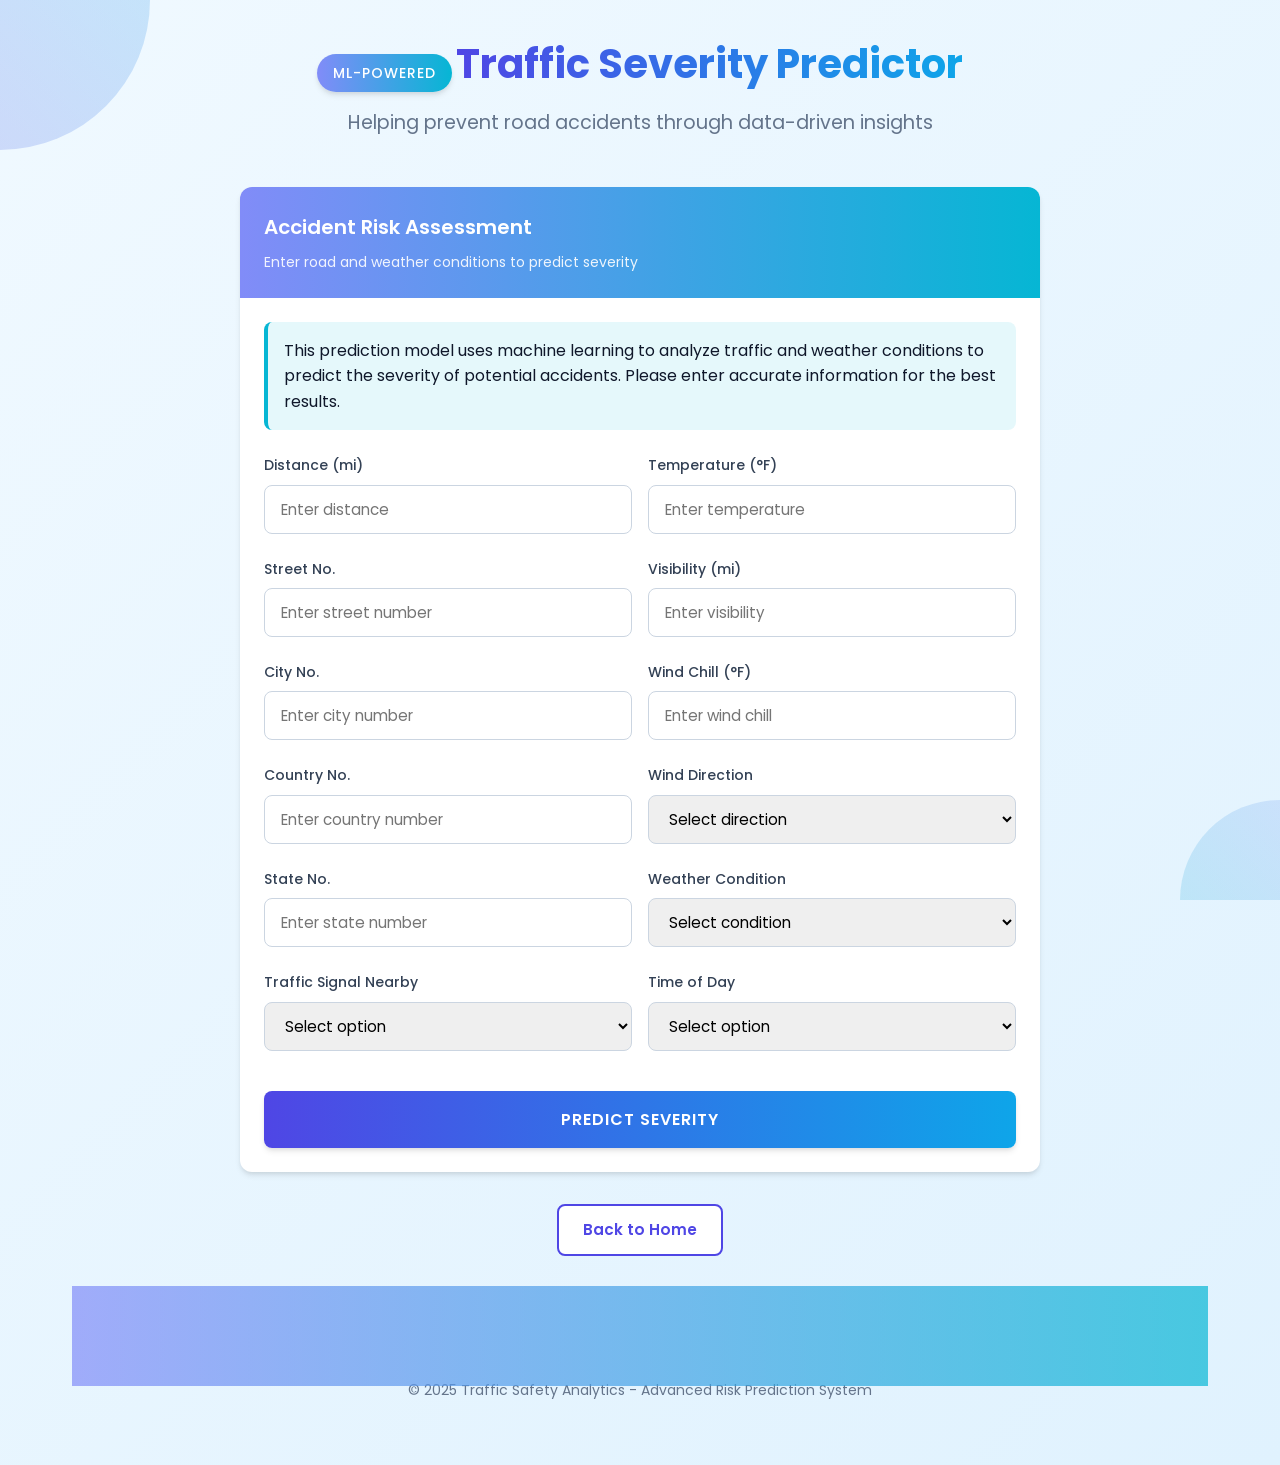
<file: WebApp/templates/index.html>
<!DOCTYPE html>
<html lang="en">
<head>
    <meta charset="UTF-8">
    <meta name="viewport" content="width=device-width, initial-scale=1.0">
    <title>Traffic Severity Prediction</title>
    <link href="https://fonts.googleapis.com/css2?family=Poppins:wght@300;400;500;600;700&display=swap" rel="stylesheet">
    <style>
        :root {
            --primary: #4f46e5;
            --primary-light: #818cf8;
            --primary-dark: #4338ca;
            --secondary: #0ea5e9;
            --accent: #06b6d4;
            --dark: #0f172a;
            --gray-dark: #334155;
            --gray: #64748b;
            --gray-light: #cbd5e1;
            --light: #f8fafc;
            --danger: #ef4444;
            --warning: #f59e0b;
            --success: #10b981;
            --border-radius: 12px;
            --shadow-sm: 0 1px 2px 0 rgba(0, 0, 0, 0.05);
            --shadow: 0 4px 6px -1px rgba(0, 0, 0, 0.1), 0 2px 4px -1px rgba(0, 0, 0, 0.06);
            --shadow-lg: 0 10px 15px -3px rgba(0, 0, 0, 0.1), 0 4px 6px -2px rgba(0, 0, 0, 0.05);
        }
        
        * {
            margin: 0;
            padding: 0;
            box-sizing: border-box;
        }
        
        body {
            font-family: 'Poppins', sans-serif;
            background: linear-gradient(135deg, #f0f9ff 0%, #e0f2fe 100%);
            color: var(--dark);
            line-height: 1.6;
            min-height: 100vh;
        }
        
        .container {
            max-width: 1200px;
            margin: 0 auto;
            padding: 2rem;
        }
        
        header {
            text-align: center;
            margin-bottom: 3rem;
            position: relative;
        }
        
        .app-title {
            display: inline-block;
            position: relative;
            font-size: 2.5rem;
            font-weight: 700;
            background: linear-gradient(90deg, var(--primary) 0%, var(--secondary) 100%);
            -webkit-background-clip: text;
            -webkit-text-fill-color: transparent;
            margin-bottom: 0.5rem;
        }
        
        .app-subtitle {
            font-size: 1.2rem;
            color: var(--gray);
            margin-bottom: 2rem;
        }
        
        .app-badge {
            display: inline-block;
            padding: 0.5rem 1rem;
            background: linear-gradient(90deg, var(--primary-light) 0%, var(--accent) 100%);
            color: white;
            border-radius: 2rem;
            font-size: 0.875rem;
            font-weight: 500;
            text-transform: uppercase;
            letter-spacing: 1px;
            margin-bottom: 1rem;
            box-shadow: var(--shadow);
        }
        
        .card {
            background-color: white;
            border-radius: var(--border-radius);
            box-shadow: var(--shadow);
            overflow: hidden;
            transition: all 0.3s ease;
            max-width: 800px;
            margin: 0 auto;
        }
        
        .card:hover {
            transform: translateY(-5px);
            box-shadow: var(--shadow-lg);
        }
        
        .card-header {
            padding: 1.5rem;
            background: linear-gradient(to right, var(--primary-light), var(--accent));
            color: white;
        }
        
        .card-title {
            font-size: 1.25rem;
            font-weight: 600;
            margin-bottom: 0.5rem;
        }
        
        .card-subtitle {
            font-size: 0.875rem;
            opacity: 0.9;
        }
        
        .card-body {
            padding: 1.5rem;
        }
        
        .prediction-form {
            display: grid;
            grid-template-columns: repeat(2, 1fr);
            gap: 1rem;
        }
        
        .input-group {
            display: flex;
            flex-direction: column;
            margin-bottom: 0.5rem;
        }
        
        .form-label {
            font-size: 0.875rem;
            font-weight: 500;
            margin-bottom: 0.5rem;
            color: var(--gray-dark);
        }
        
        .form-input {
            padding: 0.75rem 1rem;
            border: 1px solid var(--gray-light);
            border-radius: 0.5rem;
            font-size: 0.95rem;
            font-family: 'Poppins', sans-serif;
            transition: all 0.2s ease;
        }
        
        .form-input:focus {
            outline: none;
            border-color: var(--primary);
            box-shadow: 0 0 0 3px rgba(79, 70, 229, 0.2);
        }
        
        .full-width {
            grid-column: span 2;
        }
        
        .submit-button {
            background: linear-gradient(90deg, var(--primary) 0%, var(--secondary) 100%);
            color: white;
            border: none;
            padding: 1rem;
            font-size: 1rem;
            font-weight: 600;
            border-radius: 0.5rem;
            cursor: pointer;
            transition: all 0.3s ease;
            text-transform: uppercase;
            letter-spacing: 1px;
            grid-column: span 2;
            margin-top: 1rem;
            font-family: 'Poppins', sans-serif;
            box-shadow: var(--shadow);
        }
        
        .submit-button:hover {
            transform: translateY(-2px);
            box-shadow: var(--shadow-lg);
        }
        
        .submit-button:active {
            transform: translateY(0);
        }
        
        .decorative-elements {
            position: absolute;
            top: 0;
            left: 0;
            width: 100%;
            height: 100%;
            overflow: hidden;
            pointer-events: none;
            z-index: -1;
        }
        
        .decorative-circle {
            position: absolute;
            border-radius: 50%;
            opacity: 0.2;
        }
        
        .circle-1 {
            width: 300px;
            height: 300px;
            background: linear-gradient(45deg, var(--primary), var(--secondary));
            top: -150px;
            left: -150px;
        }
        
        .circle-2 {
            width: 200px;
            height: 200px;
            background: linear-gradient(45deg, var(--accent), var(--primary-light));
            bottom: -100px;
            right: -100px;
        }
        
        footer {
            text-align: center;
            margin-top: 3rem;
            padding: 2rem 0;
            color: var(--gray);
            font-size: 0.875rem;
        }
        
        .waves {
            position: relative;
            height: 50px;
            margin-bottom: -7px;
        }
        
        .wave {
            position: absolute;
            bottom: 0;
            left: 0;
            width: 100%;
            height: 100px;
            background: linear-gradient(to right, var(--primary-light), var(--accent));
            opacity: 0.7;
        }
        
        .info-box {
            background-color: rgba(6, 182, 212, 0.1);
            border-left: 4px solid var(--accent);
            padding: 1rem;
            margin-bottom: 1.5rem;
            border-radius: 0.5rem;
        }
        
        .nav-buttons {
            display: flex;
            justify-content: center;
            margin: 2rem 0;
        }
        
        .nav-button {
            background: white;
            color: var(--primary);
            border: 2px solid var(--primary);
            padding: 0.75rem 1.5rem;
            font-size: 0.95rem;
            font-weight: 600;
            border-radius: 0.5rem;
            cursor: pointer;
            transition: all 0.3s ease;
            text-decoration: none;
            margin: 0 0.5rem;
            display: inline-flex;
            align-items: center;
        }
        
        .nav-button:hover {
            background: var(--primary);
            color: white;
            transform: translateY(-2px);
            box-shadow: var(--shadow);
        }
        
        .nav-button.primary {
            background: var(--primary);
            color: white;
        }
        
        .nav-button.primary:hover {
            background: var(--primary-dark);
        }
        
        @media (max-width: 992px) {
            .prediction-form {
                grid-template-columns: 1fr;
            }
            
            .submit-button,
            .full-width {
                grid-column: span 1;
            }
        }
        
        @media (max-width: 576px) {
            .container {
                padding: 1rem;
            }
            
            .app-title {
                font-size: 2rem;
            }
            
            .nav-buttons {
                flex-direction: column;
                gap: 1rem;
            }
        }
    </style>
</head>
<body>
    <div class="container">
        <div class="decorative-elements">
            <div class="decorative-circle circle-1"></div>
            <div class="decorative-circle circle-2"></div>
        </div>
        
        <header>
            <span class="app-badge">ML-Powered</span>
            <h1 class="app-title">Traffic Severity Predictor</h1>
            <p class="app-subtitle">Helping prevent road accidents through data-driven insights</p>
        </header>
        
        <div class="card">
            <div class="card-header">
                <h2 class="card-title">Accident Risk Assessment</h2>
                <p class="card-subtitle">Enter road and weather conditions to predict severity</p>
            </div>
            <div class="card-body">
                <div class="info-box">
                    <p>This prediction model uses machine learning to analyze traffic and weather conditions to predict the severity of potential accidents. Please enter accurate information for the best results.</p>
                </div>
                
                <form action="/predict" method="post" class="prediction-form">
                    <div class="input-group">
                        <label for="distance" class="form-label">Distance (mi)</label>
                        <input type="number" step="0.1" id="distance" name="distance" class="form-input" required placeholder="Enter distance">
                    </div>
                    
                    <div class="input-group">
                        <label for="temperature" class="form-label">Temperature (°F)</label>
                        <input type="number" step="0.1" id="temperature" name="temperature" class="form-input" required placeholder="Enter temperature">
                    </div>
                    
                    <div class="input-group">
                        <label for="street" class="form-label">Street No.</label>
                        <input type="number" id="street" name="street" class="form-input" required placeholder="Enter street number">
                    </div>
                    
                    <div class="input-group">
                        <label for="visibility" class="form-label">Visibility (mi)</label>
                        <input type="number" step="0.1" id="visibility" name="visibility" class="form-input" required placeholder="Enter visibility">
                    </div>
                    
                    <div class="input-group">
                        <label for="city" class="form-label">City No.</label>
                        <input type="number" id="city" name="city" class="form-input" required placeholder="Enter city number">
                    </div>
                    
                    <div class="input-group">
                        <label for="wind_chill" class="form-label">Wind Chill (°F)</label>
                        <input type="number" step="0.1" id="wind_chill" name="wind_chill" class="form-input" required placeholder="Enter wind chill">
                    </div>
                    
                    <div class="input-group">
                        <label for="country" class="form-label">Country No.</label>
                        <input type="number" id="country" name="country" class="form-input" required placeholder="Enter country number">
                    </div>
                    
                    <div class="input-group">
                        <label for="wind_direction" class="form-label">Wind Direction</label>
                        <select id="wind_direction" name="wind_direction" class="form-input" required>
                            <option value="">Select direction</option>
                            <option value="0">North (N)</option>
                            <option value="1">Northeast (NE)</option>
                            <option value="2">East (E)</option>
                            <option value="3">Southeast (SE)</option>
                            <option value="4">South (S)</option>
                            <option value="5">Southwest (SW)</option>
                            <option value="6">West (W)</option>
                            <option value="7">Northwest (NW)</option>
                        </select>
                    </div>
                    
                    <div class="input-group">
                        <label for="state" class="form-label">State No.</label>
                        <input type="number" id="state" name="state" class="form-input" required placeholder="Enter state number">
                    </div>
                    
                    <div class="input-group">
                        <label for="weather_condition" class="form-label">Weather Condition</label>
                        <select id="weather_condition" name="weather_condition" class="form-input" required>
                            <option value="">Select condition</option>
                            <option value="0">Clear</option>
                            <option value="1">Cloudy</option>
                            <option value="2">Rain</option>
                            <option value="3">Snow</option>
                            <option value="4">Fog</option>
                            <option value="5">Hail</option>
                            <option value="6">Thunderstorm</option>
                            <option value="7">Windy</option>
                        </select>
                    </div>
                    
                    <div class="input-group">
                        <label for="traffic_signal" class="form-label">Traffic Signal Nearby</label>
                        <select id="traffic_signal" name="traffic_signal" class="form-input" required>
                            <option value="">Select option</option>
                            <option value="1">Yes</option>
                            <option value="0">No</option>
                        </select>
                    </div>
                    
                    <div class="input-group">
                        <label for="sunrise_sunset" class="form-label">Time of Day</label>
                        <select id="sunrise_sunset" name="sunrise_sunset" class="form-input" required>
                            <option value="">Select option</option>
                            <option value="1">Dawn/Dusk (Sunrise/Sunset)</option>
                            <option value="0">Day/Night</option>
                        </select>
                    </div>
                    
                    <button type="submit" class="submit-button full-width">Predict Severity</button>
                </form>
            </div>
        </div>
        
        <div class="nav-buttons">
            <a href="/" class="nav-button">Back to Home</a>
        </div>
        
        <footer>
            <div class="waves">
                <div class="wave"></div>
            </div>
            <p>&copy; 2025 Traffic Safety Analytics - Advanced Risk Prediction System</p>
        </footer>
    </div>
</body>
</html>
</file>
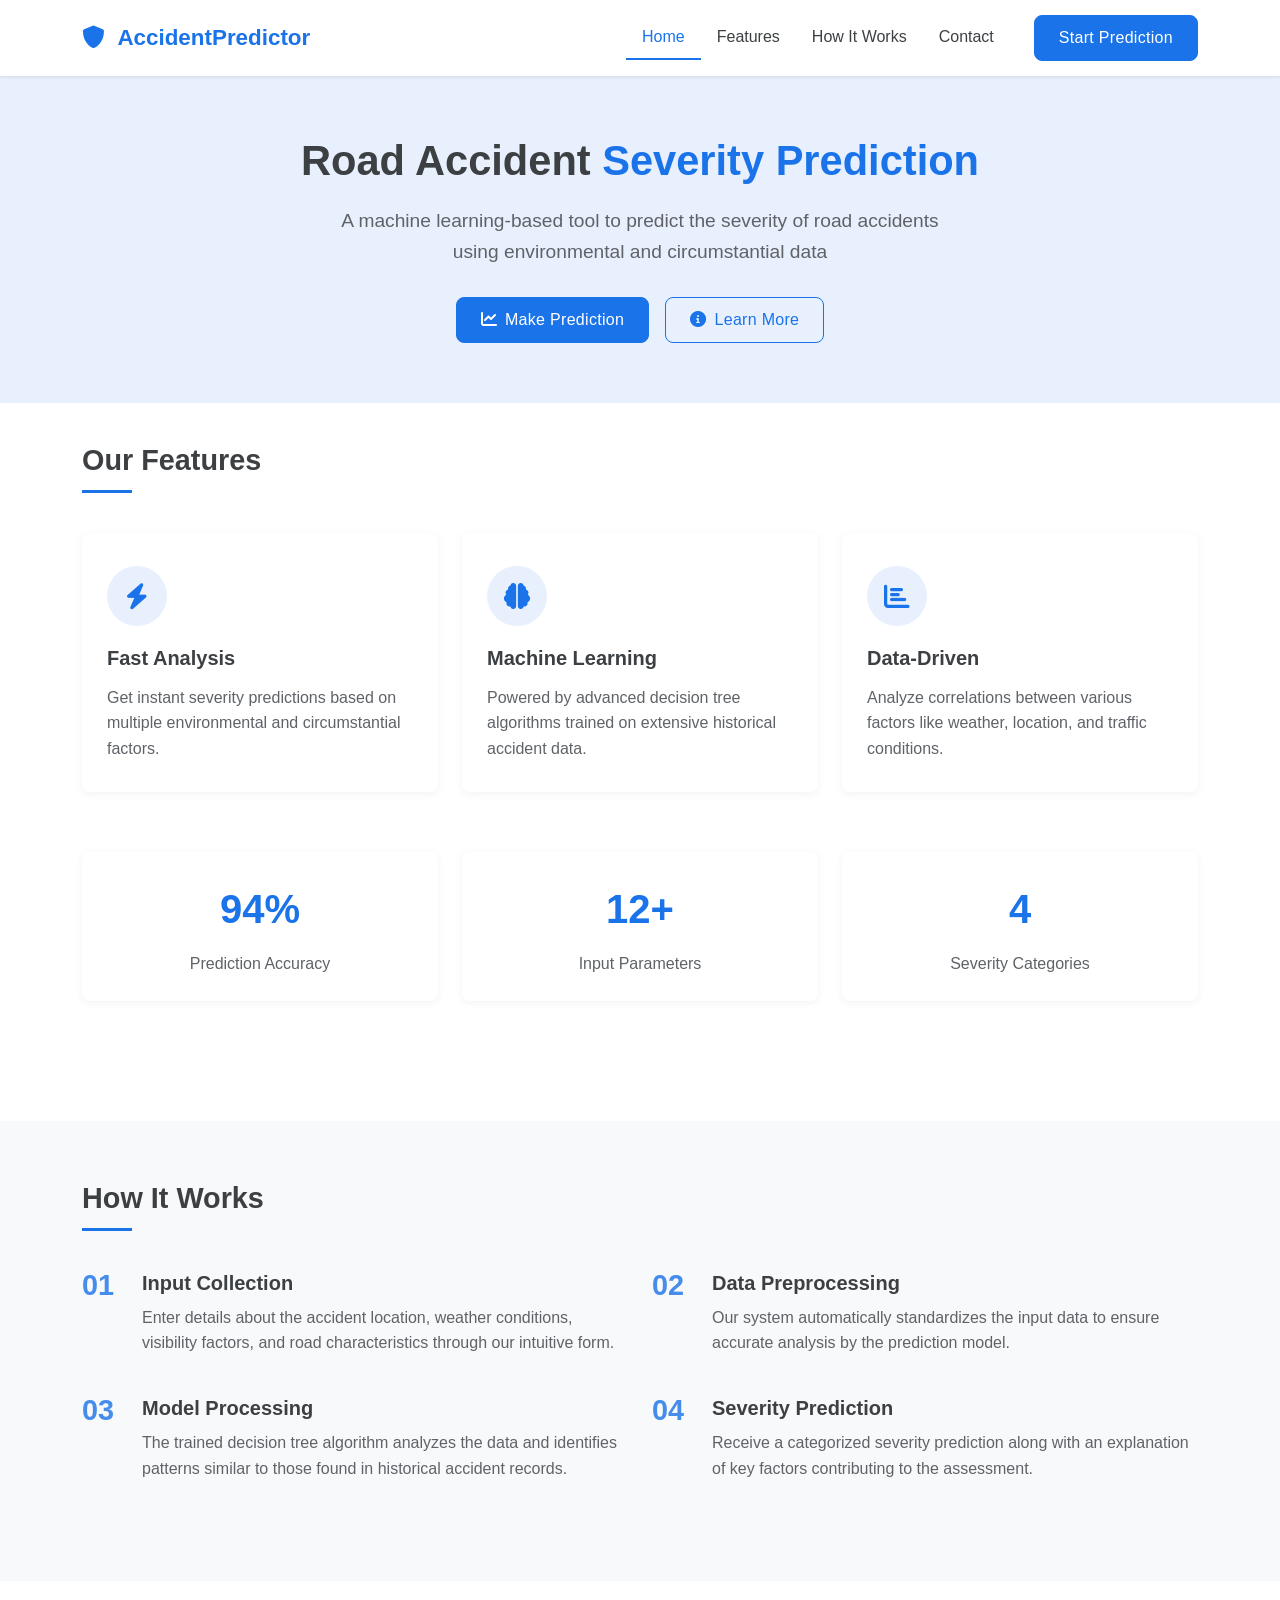
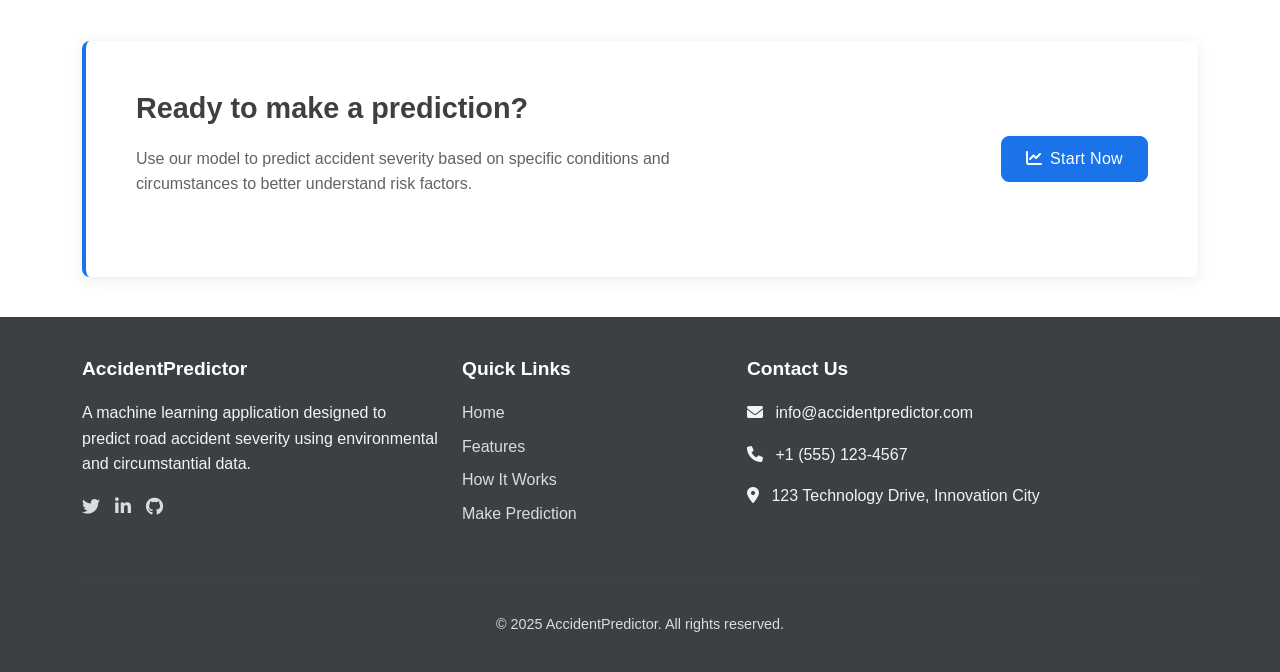
<file: WebApp/templates/home.html>
<!DOCTYPE html>
<html lang="en">
<head>
    <meta charset="UTF-8">
    <meta name="viewport" content="width=device-width, initial-scale=1.0">
    <title>Road Accident Severity Prediction</title>
    <link href="https://cdn.jsdelivr.net/npm/bootstrap@5.3.0/dist/css/bootstrap.min.css" rel="stylesheet">
    <link rel="stylesheet" href="https://cdnjs.cloudflare.com/ajax/libs/font-awesome/6.0.0/css/all.min.css">
    <style>
        :root {
            --primary-color: #1a73e8;
            --primary-light: #e8f0fe;
            --secondary-color: #3c4043;
            --accent-color: #d93025;
            --light-gray: #f8f9fa;
            --text-color: #202124;
            --text-secondary: #5f6368;
            --border-radius: 8px;
        }
        
        body {
            font-family: 'Segoe UI', Roboto, 'Helvetica Neue', Arial, sans-serif;
            color: var(--text-color);
            background-color: #ffffff;
            line-height: 1.6;
        }
        
        .navbar {
            background-color: white;
            box-shadow: 0 1px 3px rgba(0, 0, 0, 0.1);
            padding: 15px 0;
        }
        
        .navbar-brand {
            font-weight: 600;
            color: var(--primary-color) !important;
            font-size: 1.4rem;
        }
        
        .nav-link {
            color: var(--secondary-color) !important;
            font-weight: 500;
            padding: 8px 16px !important;
            transition: all 0.2s ease;
        }
        
        .nav-link:hover {
            color: var(--primary-color) !important;
        }
        
        .nav-link.active {
            color: var(--primary-color) !important;
            border-bottom: 2px solid var(--primary-color);
        }
        
        .hero-section {
            background-color: var(--primary-light);
            padding: 60px 0;
            margin-bottom: 40px;
        }
        
        .hero-title {
            font-size: 2.6rem;
            font-weight: 700;
            color: var(--secondary-color);
            margin-bottom: 20px;
            line-height: 1.2;
        }
        
        .hero-title span {
            color: var(--primary-color);
        }
        
        .hero-subtitle {
            font-size: 1.2rem;
            color: var(--text-secondary);
            margin-bottom: 30px;
            max-width: 600px;
        }
        
        .btn-primary {
            background-color: var(--primary-color);
            border-color: var(--primary-color);
            padding: 10px 24px;
            font-weight: 500;
            letter-spacing: 0.3px;
            border-radius: var(--border-radius);
            transition: all 0.3s ease;
        }
        
        .btn-primary:hover {
            background-color: #0d62d0;
            border-color: #0d62d0;
            box-shadow: 0 2px 6px rgba(26, 115, 232, 0.3);
        }
        
        .btn-outline-primary {
            color: var(--primary-color);
            border-color: var(--primary-color);
            padding: 10px 24px;
            font-weight: 500;
            letter-spacing: 0.3px;
            border-radius: var(--border-radius);
            transition: all 0.3s ease;
        }
        
        .btn-outline-primary:hover {
            background-color: var(--primary-color);
            border-color: var(--primary-color);
            box-shadow: 0 2px 6px rgba(26, 115, 232, 0.3);
        }
        
        .section-title {
            font-size: 1.8rem;
            font-weight: 600;
            color: var(--secondary-color);
            margin-bottom: 40px;
            padding-bottom: 15px;
            position: relative;
        }
        
        .section-title::after {
            content: '';
            position: absolute;
            bottom: 0;
            left: 0;
            width: 50px;
            height: 3px;
            background-color: var(--primary-color);
        }
        
        .feature-card {
            background-color: white;
            border-radius: var(--border-radius);
            padding: 30px 25px;
            box-shadow: 0 2px 10px rgba(0, 0, 0, 0.05);
            transition: all 0.3s ease;
            height: 100%;
            border-top: 3px solid transparent;
        }
        
        .feature-card:hover {
            box-shadow: 0 5px 15px rgba(0, 0, 0, 0.1);
            transform: translateY(-5px);
            border-top: 3px solid var(--primary-color);
        }
        
        .feature-icon {
            font-size: 26px;
            color: var(--primary-color);
            margin-bottom: 20px;
            background-color: var(--primary-light);
            width: 60px;
            height: 60px;
            display: flex;
            align-items: center;
            justify-content: center;
            border-radius: 50%;
        }
        
        .feature-title {
            font-size: 1.25rem;
            font-weight: 600;
            margin-bottom: 15px;
            color: var(--secondary-color);
        }
        
        .feature-text {
            color: var(--text-secondary);
            margin-bottom: 0;
        }
        
        .process-section {
            background-color: var(--light-gray);
            padding: 60px 0;
            margin: 60px 0;
        }
        
        .process-item {
            display: flex;
            margin-bottom: 40px;
        }
        
        .process-number {
            font-size: 1.8rem;
            font-weight: 700;
            color: var(--primary-color);
            opacity: 0.8;
            margin-right: 20px;
            line-height: 1;
            min-width: 40px;
        }
        
        .process-content h4 {
            font-size: 1.25rem;
            font-weight: 600;
            margin-bottom: 10px;
            color: var(--secondary-color);
        }
        
        .process-content p {
            color: var(--text-secondary);
            margin-bottom: 0;
        }
        
        .cta-section {
            padding: 50px;
            background-color: white;
            border-radius: var(--border-radius);
            box-shadow: 0 3px 15px rgba(0, 0, 0, 0.08);
            margin: 40px 0;
            border-left: 4px solid var(--primary-color);
        }
        
        .cta-title {
            font-size: 1.8rem;
            font-weight: 600;
            color: var(--secondary-color);
            margin-bottom: 20px;
        }
        
        .cta-text {
            color: var(--text-secondary);
            margin-bottom: 30px;
            max-width: 600px;
        }
        
        footer {
            background-color: var(--secondary-color);
            color: #f1f3f4;
            padding: 40px 0 20px;
        }
        
        .footer-heading {
            font-size: 1.2rem;
            font-weight: 600;
            margin-bottom: 20px;
            color: white;
        }
        
        .footer-link {
            color: #dadce0;
            text-decoration: none;
            display: block;
            margin-bottom: 8px;
            transition: all 0.2s ease;
        }
        
        .footer-link:hover {
            color: white;
            text-decoration: underline;
        }
        
        .social-icons {
            display: flex;
            gap: 15px;
            margin-top: 15px;
        }
        
        .social-icons a {
            color: #dadce0;
            font-size: 18px;
            transition: all 0.2s ease;
        }
        
        .social-icons a:hover {
            color: white;
        }
        
        .copyright {
            font-size: 0.9rem;
            color: #dadce0;
            margin-top: 30px;
        }
        
        .meta-section {
            padding: 60px 0;
        }
        
        .stats-card {
            background-color: white;
            border-radius: var(--border-radius);
            padding: 25px;
            box-shadow: 0 2px 10px rgba(0, 0, 0, 0.05);
            text-align: center;
            height: 100%;
        }
        
        .stats-number {
            font-size: 2.5rem;
            font-weight: 700;
            color: var(--primary-color);
            margin-bottom: 10px;
        }
        
        .stats-text {
            color: var(--text-secondary);
            font-weight: 500;
        }
    </style>
</head>
<body>
    <!-- Navigation -->
    <nav class="navbar navbar-expand-lg sticky-top">
        <div class="container">
            <a class="navbar-brand" href="#">
                <i class="fas fa-shield-alt me-2"></i>
                AccidentPredictor
            </a>
            <button class="navbar-toggler" type="button" data-bs-toggle="collapse" data-bs-target="#navbarNav">
                <span class="navbar-toggler-icon"></span>
            </button>
            <div class="collapse navbar-collapse" id="navbarNav">
                <ul class="navbar-nav ms-auto">
                    <li class="nav-item">
                        <a class="nav-link active" href="#">Home</a>
                    </li>
                    <li class="nav-item">
                        <a class="nav-link" href="#features">Features</a>
                    </li>
                    <li class="nav-item">
                        <a class="nav-link" href="#how-it-works">How It Works</a>
                    </li>
                    <li class="nav-item">
                        <a class="nav-link" href="#contact">Contact</a>
                    </li>
                </ul>
                <a href="/predict" class="btn btn-primary ms-lg-4">Start Prediction</a>
            </div>
        </div>
    </nav>

    <!-- Hero Section -->
    <section class="hero-section">
        <div class="container">
            <div class="row align-items-center">
                <div class="col-lg-8 mx-auto text-center">
                    <h1 class="hero-title">Road Accident <span>Severity Prediction</span></h1>
                    <p class="hero-subtitle mx-auto">A machine learning-based tool to predict the severity of road accidents using environmental and circumstantial data</p>
                    <div class="d-flex justify-content-center gap-3">
                        <a href="/predict" class="btn btn-primary">
                            <i class="fas fa-chart-line me-2"></i>Make Prediction
                        </a>
                        <a href="#how-it-works" class="btn btn-outline-primary">
                            <i class="fas fa-info-circle me-2"></i>Learn More
                        </a>
                    </div>
                </div>
            </div>
        </div>
    </section>

    <!-- Feature Section -->
    <section class="container" id="features">
        <h2 class="section-title">Our Features</h2>
        <div class="row g-4">
            <div class="col-md-4">
                <div class="feature-card">
                    <div class="feature-icon">
                        <i class="fas fa-bolt"></i>
                    </div>
                    <h3 class="feature-title">Fast Analysis</h3>
                    <p class="feature-text">Get instant severity predictions based on multiple environmental and circumstantial factors.</p>
                </div>
            </div>
            <div class="col-md-4">
                <div class="feature-card">
                    <div class="feature-icon">
                        <i class="fas fa-brain"></i>
                    </div>
                    <h3 class="feature-title">Machine Learning</h3>
                    <p class="feature-text">Powered by advanced decision tree algorithms trained on extensive historical accident data.</p>
                </div>
            </div>
            <div class="col-md-4">
                <div class="feature-card">
                    <div class="feature-icon">
                        <i class="fas fa-chart-bar"></i>
                    </div>
                    <h3 class="feature-title">Data-Driven</h3>
                    <p class="feature-text">Analyze correlations between various factors like weather, location, and traffic conditions.</p>
                </div>
            </div>
        </div>
    </section>

    <!-- Stats Section -->
    <section class="meta-section">
        <div class="container">
            <div class="row g-4">
                <div class="col-md-4">
                    <div class="stats-card">
                        <div class="stats-number">94%</div>
                        <div class="stats-text">Prediction Accuracy</div>
                    </div>
                </div>
                <div class="col-md-4">
                    <div class="stats-card">
                        <div class="stats-number">12+</div>
                        <div class="stats-text">Input Parameters</div>
                    </div>
                </div>
                <div class="col-md-4">
                    <div class="stats-card">
                        <div class="stats-number">4</div>
                        <div class="stats-text">Severity Categories</div>
                    </div>
                </div>
            </div>
        </div>
    </section>

    <!-- Process Section -->
    <section class="process-section" id="how-it-works">
        <div class="container">
            <h2 class="section-title">How It Works</h2>
            <div class="row">
                <div class="col-lg-6">
                    <div class="process-item">
                        <div class="process-number">01</div>
                        <div class="process-content">
                            <h4>Input Collection</h4>
                            <p>Enter details about the accident location, weather conditions, visibility factors, and road characteristics through our intuitive form.</p>
                        </div>
                    </div>
                </div>
                <div class="col-lg-6">
                    <div class="process-item">
                        <div class="process-number">02</div>
                        <div class="process-content">
                            <h4>Data Preprocessing</h4>
                            <p>Our system automatically standardizes the input data to ensure accurate analysis by the prediction model.</p>
                        </div>
                    </div>
                </div>
                <div class="col-lg-6">
                    <div class="process-item">
                        <div class="process-number">03</div>
                        <div class="process-content">
                            <h4>Model Processing</h4>
                            <p>The trained decision tree algorithm analyzes the data and identifies patterns similar to those found in historical accident records.</p>
                        </div>
                    </div>
                </div>
                <div class="col-lg-6">
                    <div class="process-item">
                        <div class="process-number">04</div>
                        <div class="process-content">
                            <h4>Severity Prediction</h4>
                            <p>Receive a categorized severity prediction along with an explanation of key factors contributing to the assessment.</p>
                        </div>
                    </div>
                </div>
            </div>
        </div>
    </section>

    <!-- CTA Section -->
    <section class="container">
        <div class="cta-section">
            <div class="row align-items-center">
                <div class="col-lg-8">
                    <h2 class="cta-title">Ready to make a prediction?</h2>
                    <p class="cta-text">Use our model to predict accident severity based on specific conditions and circumstances to better understand risk factors.</p>
                </div>
                <div class="col-lg-4 text-lg-end">
                    <a href="/predict" class="btn btn-primary">
                        <i class="fas fa-chart-line me-2"></i>Start Now
                    </a>
                </div>
            </div>
        </div>
    </section>

    <!-- Footer -->
    <footer id="contact">
        <div class="container">
            <div class="row">
                <div class="col-md-4 mb-4">
                    <h3 class="footer-heading">AccidentPredictor</h3>
                    <p>A machine learning application designed to predict road accident severity using environmental and circumstantial data.</p>
                    <div class="social-icons">
                        <a href="#"><i class="fab fa-twitter"></i></a>
                        <a href="#"><i class="fab fa-linkedin-in"></i></a>
                        <a href="#"><i class="fab fa-github"></i></a>
                    </div>
                </div>
                <div class="col-md-3 mb-4">
                    <h3 class="footer-heading">Quick Links</h3>
                    <a href="#" class="footer-link">Home</a>
                    <a href="#features" class="footer-link">Features</a>
                    <a href="#how-it-works" class="footer-link">How It Works</a>
                    <a href="/predict" class="footer-link">Make Prediction</a>
                </div>
                <div class="col-md-5 mb-4">
                    <h3 class="footer-heading">Contact Us</h3>
                    <p><i class="fas fa-envelope me-2"></i> info@accidentpredictor.com</p>
                    <p><i class="fas fa-phone me-2"></i> +1 (555) 123-4567</p>
                    <p><i class="fas fa-map-marker-alt me-2"></i> 123 Technology Drive, Innovation City</p>
                </div>
            </div>
            <hr class="mt-4 mb-3" style="border-color: rgba(255,255,255,0.1);">
            <div class="copyright text-center">
                <p>&copy; 2025 AccidentPredictor. All rights reserved.</p>
            </div>
        </div>
    </footer>

    <script src="https://cdn.jsdelivr.net/npm/bootstrap@5.3.0/dist/js/bootstrap.bundle.min.js"></script>
</body>
</html>
</file>
